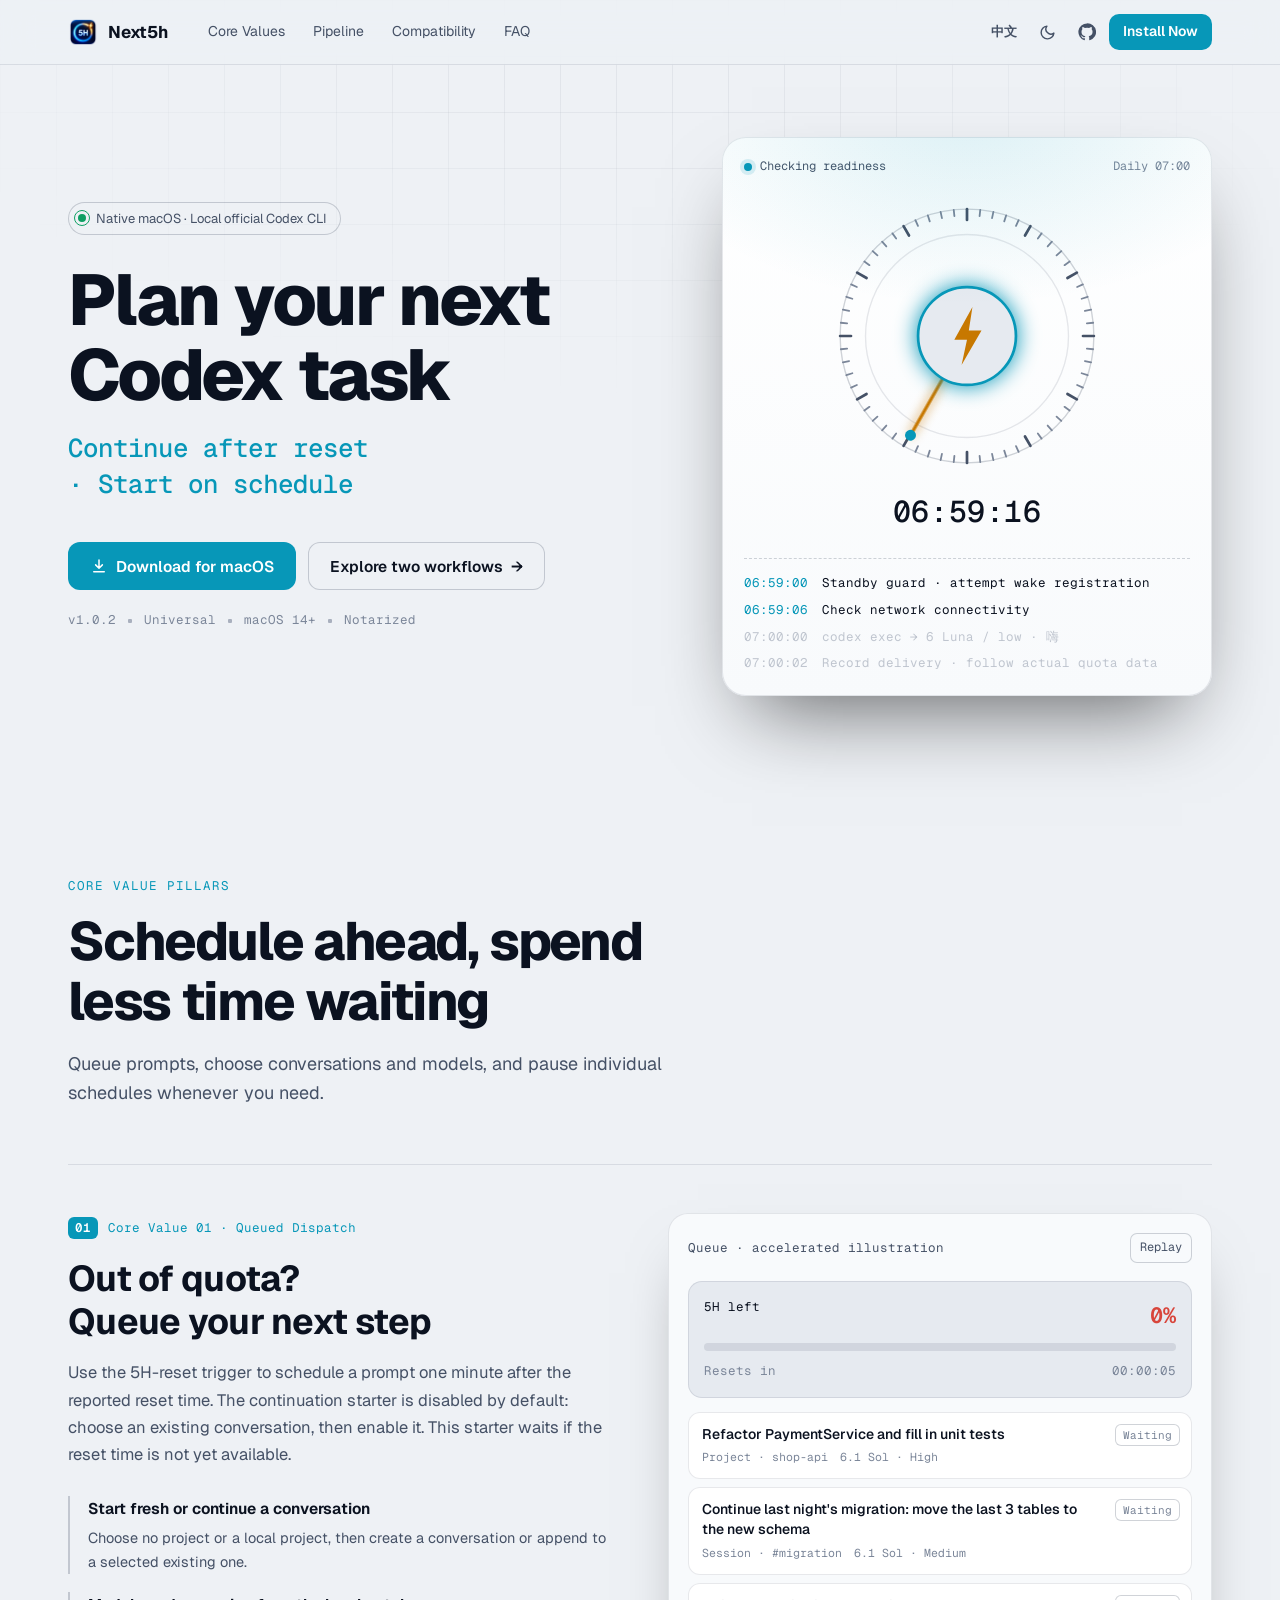
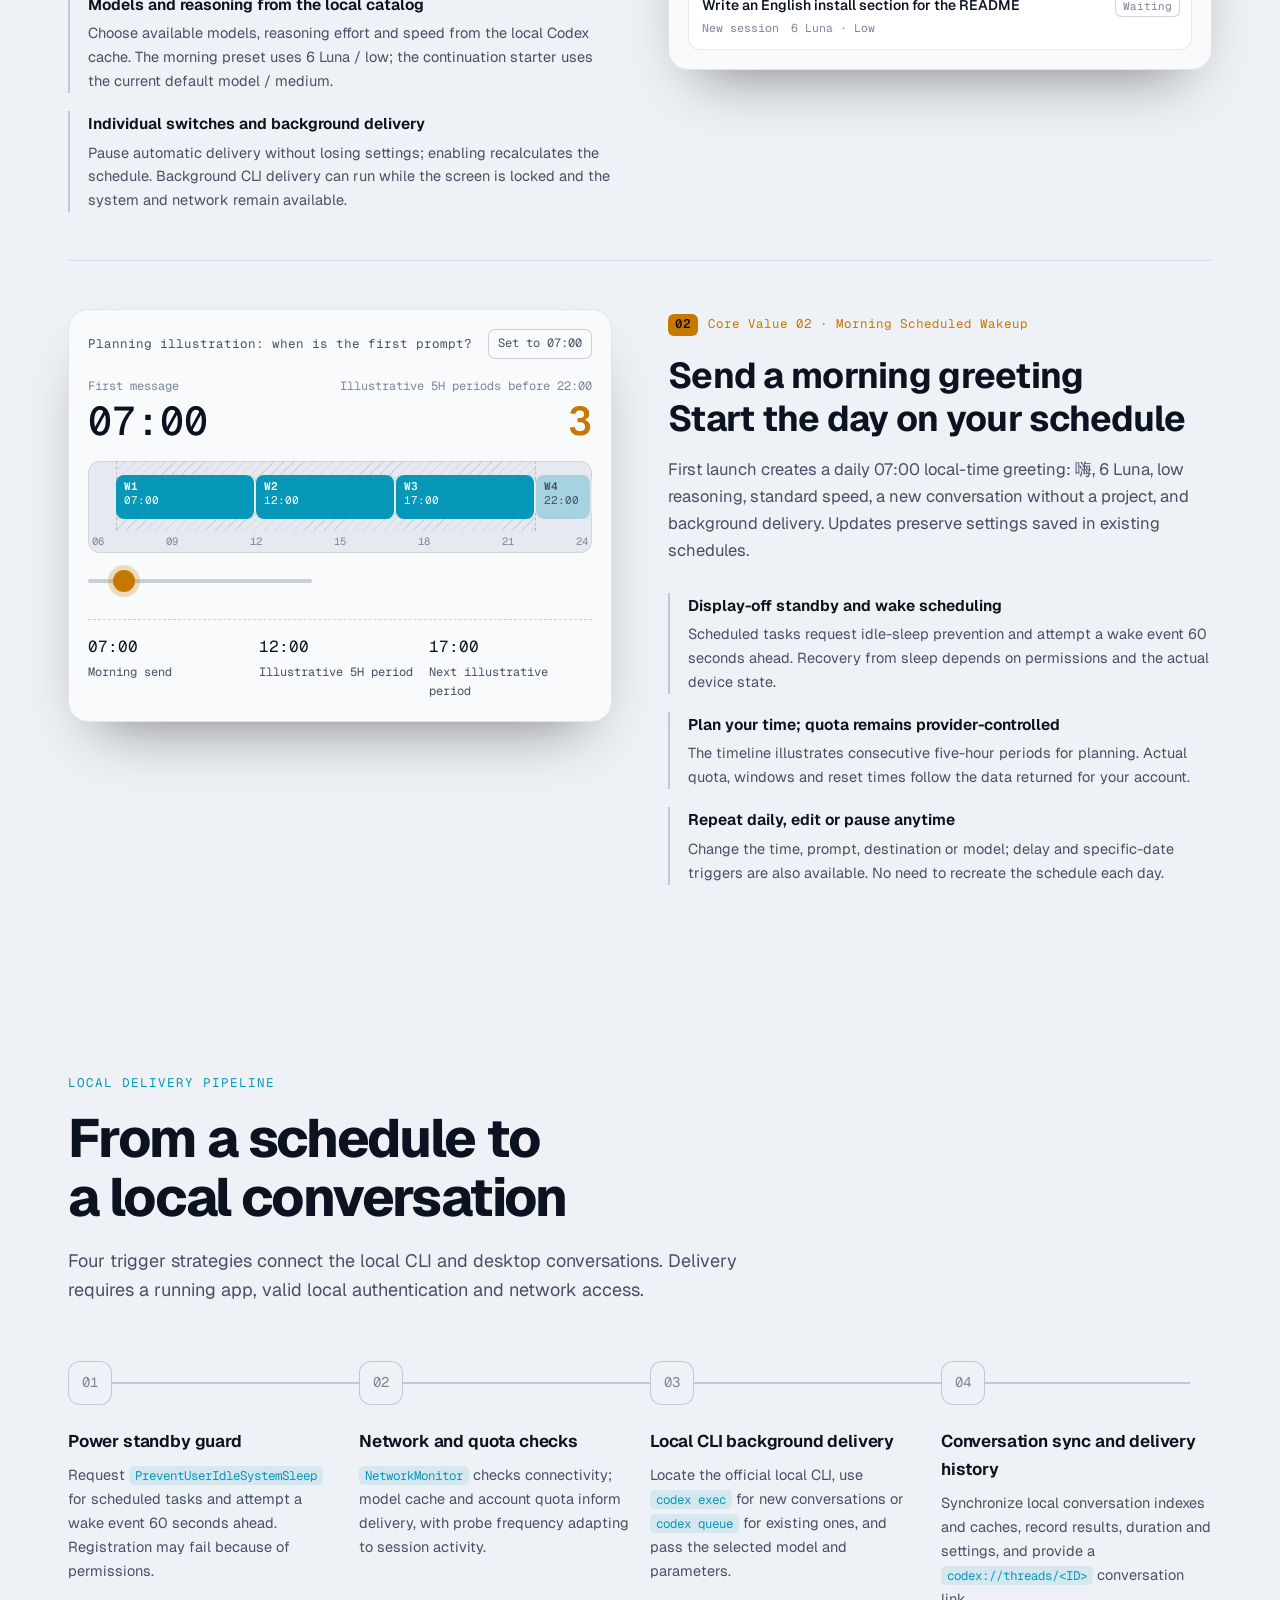
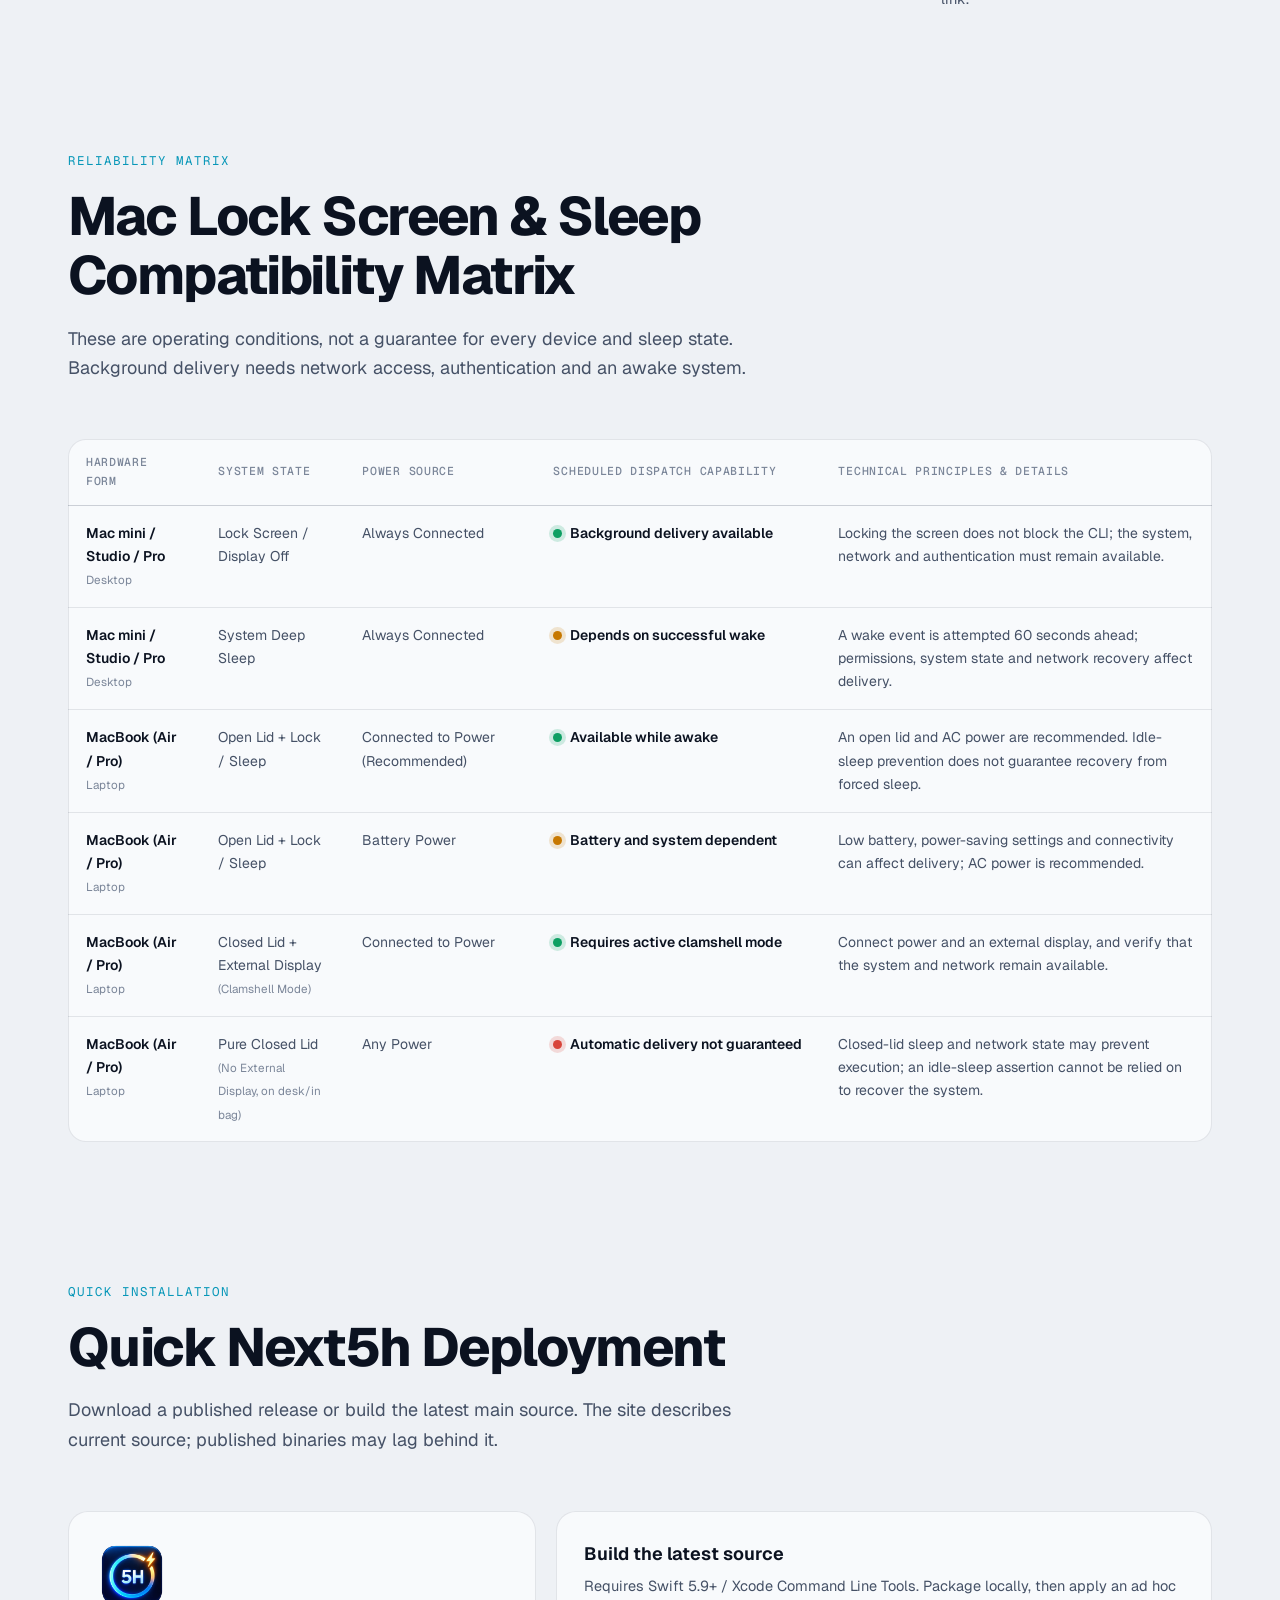
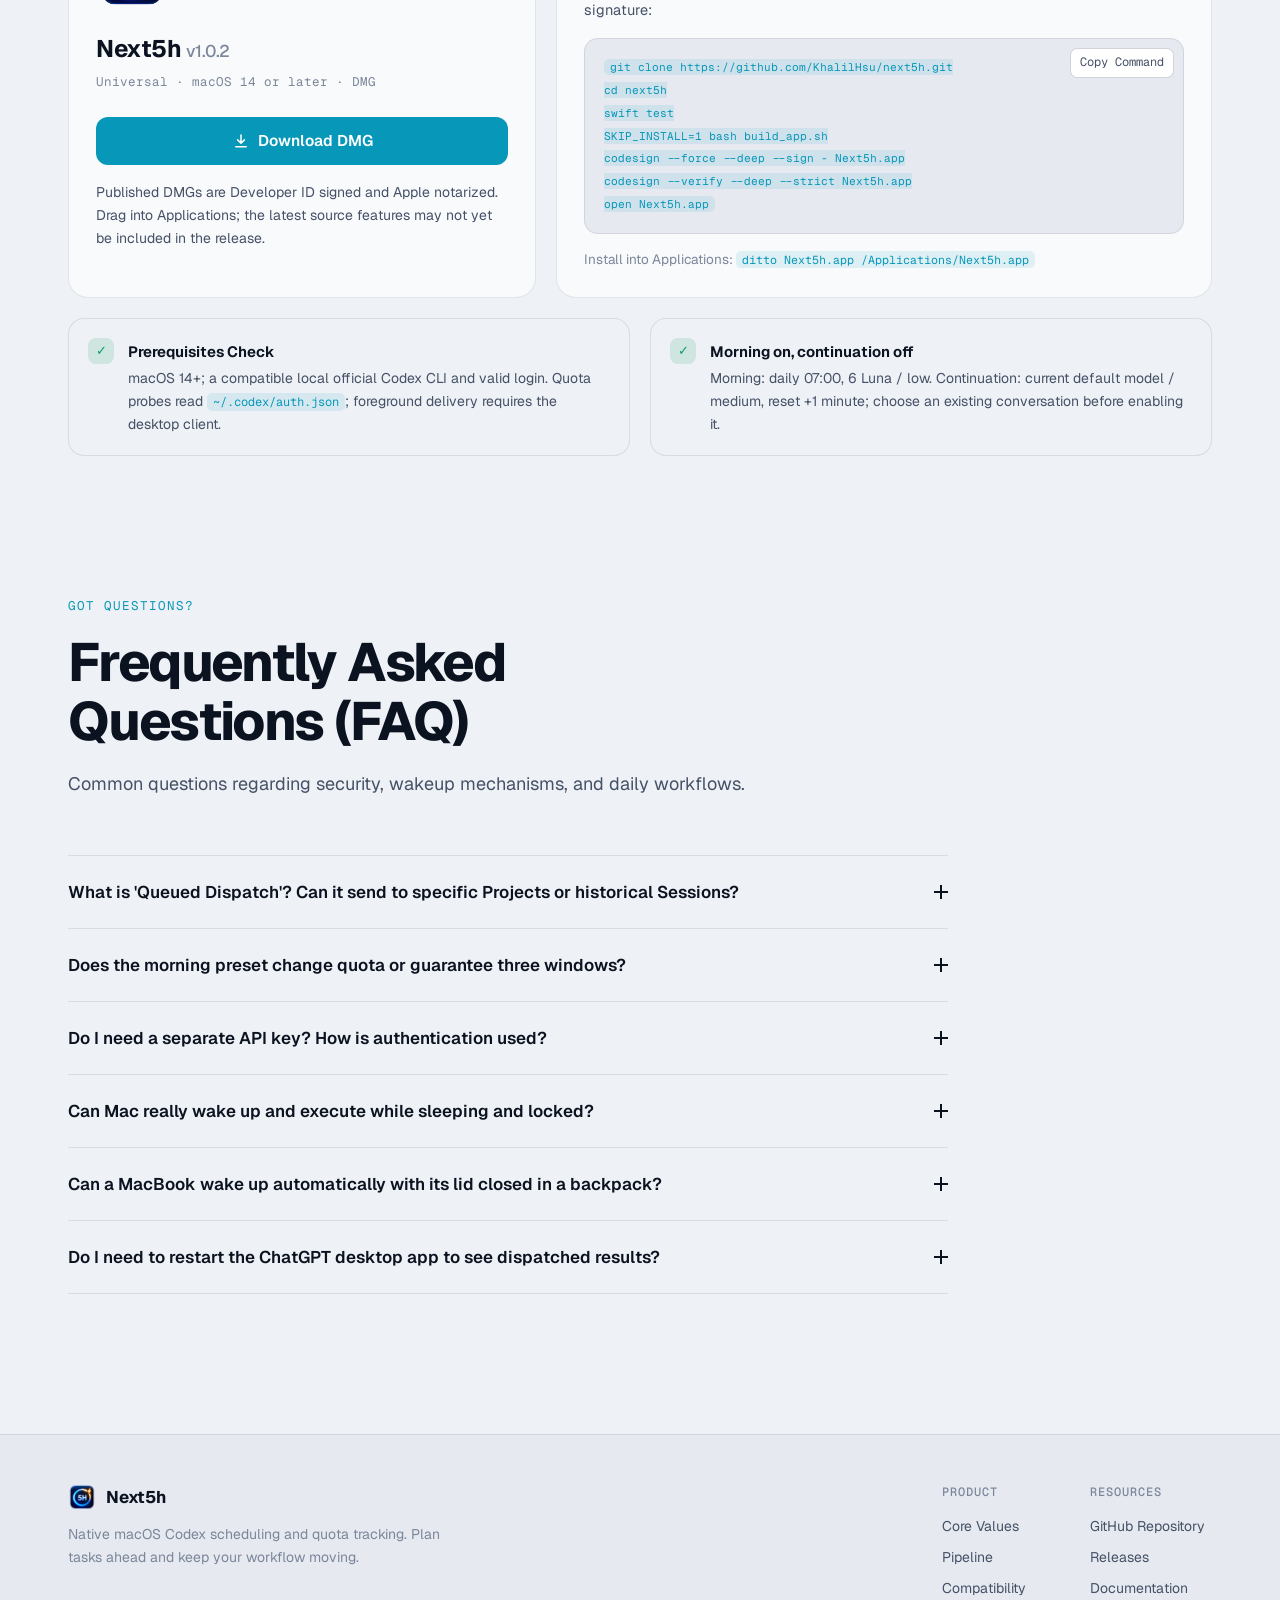
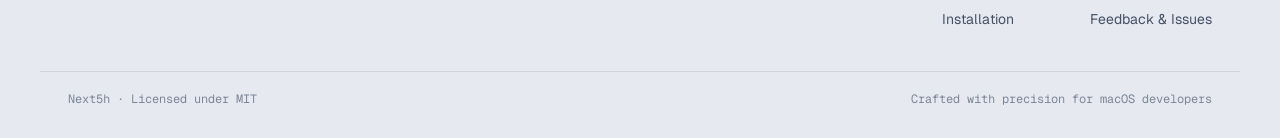
<file: index.html>
<!DOCTYPE html>
<html lang="zh-CN">
<head>
  <meta charset="UTF-8">
  <meta name="viewport" content="width=device-width, initial-scale=1.0">
  <title>Next5h - macOS 原生 Codex 消息排定与额度看板</title>
  <meta name="description" content="排定 Codex 消息、在 5H 额度恢复后继续已有会话，查看额度和派发历史。支持独立开关与晨间 6 Luna / low 预置。">
  <meta name="theme-color" content="#06080c">
  <link rel="canonical" href="https://khalilhsu.github.io/next5h/">
  <meta property="og:type" content="website">
  <meta property="og:url" content="https://khalilhsu.github.io/next5h/">
  <meta property="og:title" content="Next5h - Native Codex Scheduling & Quota Dashboard for macOS">
  <meta property="og:description" content="Schedule Codex prompts, continue existing conversations after a 5H reset, and track quota and delivery history. Includes per-schedule switches and a 6 Luna / low morning preset.">
  <meta property="og:image" content="https://khalilhsu.github.io/next5h/assets/og-icon.png?v=23">
  <meta name="twitter:card" content="summary">
  <link rel="icon" type="image/png" href="assets/app-icon.png?v=23">
  <link rel="apple-touch-icon" href="assets/app-icon.png?v=23">
  <link rel="preconnect" href="https://fonts.googleapis.com">
  <link rel="preconnect" href="https://fonts.gstatic.com" crossorigin>
  <link href="https://fonts.googleapis.com/css2?family=Geist:wght@400;500;600;700;800&family=Geist+Mono:wght@400;500;600&display=swap" rel="stylesheet">
  <link rel="stylesheet" href="css/style.css?v=23">
  <script src="js/i18n.js?v=23"></script>
  <script>
    (function () {
      var theme = null;
      try { theme = localStorage.getItem('next5h-theme'); } catch (e) {}
      if (theme === 'light' || theme === 'dark') document.documentElement.setAttribute('data-theme', theme);
      if (window.Next5h_i18n) {
        var lang = window.Next5h_i18n.getPreferredLanguage();
        document.documentElement.lang = lang === 'zh' ? 'zh-CN' : 'en';
      }
    })();
  </script>
</head>
<body>
  <div class="grain" aria-hidden="true"></div>

  <header class="nav">
    <div class="wrap nav-inner">
      <a href="#top" class="brand">
        <img src="assets/app-icon.png?v=23" alt="" width="30" height="30">
        <span>Next5h</span>
      </a>
      <nav class="nav-links">
        <a href="#core-values" data-i18n="nav.coreValues">核心价值</a>
        <a href="#pipeline" data-i18n="nav.pipeline">执行链路</a>
        <a href="#matrix" data-i18n="nav.matrix">硬件支持矩阵</a>
        <a href="#faq" data-i18n="nav.faq">常见问题</a>
      </nav>
      <div class="nav-tools">
        <button type="button" class="tool" id="lang-toggle-btn"><span class="lang-btn-text">EN</span></button>
        <button type="button" class="tool" id="theme-toggle-btn" aria-label="Toggle theme">
          <svg class="i-sun" width="17" height="17" viewBox="0 0 24 24" fill="none" stroke="currentColor" stroke-width="2" stroke-linecap="round"><circle cx="12" cy="12" r="4.5"/><path d="M12 1.5v2.5M12 20v2.5M4.6 4.6l1.8 1.8M17.6 17.6l1.8 1.8M1.5 12H4M20 12h2.5M4.6 19.4l1.8-1.8M17.6 6.4l1.8-1.8"/></svg>
          <svg class="i-moon" width="17" height="17" viewBox="0 0 24 24" fill="none" stroke="currentColor" stroke-width="2" stroke-linecap="round" stroke-linejoin="round"><path d="M21 12.8A9 9 0 1 1 11.2 3a7 7 0 0 0 9.8 9.8Z"/></svg>
        </button>
        <a class="tool" href="https://github.com/KhalilHsu/next5h" target="_blank" rel="noopener noreferrer" aria-label="GitHub">
          <svg width="18" height="18" viewBox="0 0 24 24" fill="currentColor"><path d="M12 .5a11.5 11.5 0 0 0-3.64 22.41c.58.1.79-.25.79-.56v-2c-3.2.7-3.88-1.37-3.88-1.37-.52-1.33-1.28-1.69-1.28-1.69-1.05-.72.08-.7.08-.7 1.16.08 1.77 1.19 1.77 1.19 1.03 1.77 2.7 1.26 3.36.96.1-.75.4-1.26.73-1.55-2.55-.29-5.24-1.28-5.24-5.68 0-1.26.45-2.28 1.19-3.08-.12-.29-.52-1.46.11-3.05 0 0 .97-.31 3.17 1.18a11 11 0 0 1 5.77 0c2.2-1.49 3.17-1.18 3.17-1.18.63 1.59.23 2.76.11 3.05.74.8 1.19 1.82 1.19 3.08 0 4.41-2.69 5.38-5.26 5.67.41.36.78 1.06.78 2.14v3.17c0 .31.21.67.8.56A11.5 11.5 0 0 0 12 .5Z"/></svg>
        </a>
        <a class="btn btn-cyan btn-sm" href="#install" data-i18n="nav.installBtn">立即安装</a>
      </div>
    </div>
  </header>

  <main id="top">
    <!-- Hero -->
    <section class="hero wrap">
      <div class="hero-copy">
        <p class="pill"><span class="pulse" aria-hidden="true"></span><span data-i18n="hero.pill" data-strip>macOS 原生 · 本地官方 Codex CLI</span></p>
        <h1 class="hero-title" data-i18n-html="hero.title">把下一步任务提前安排好<br><span class="hero-title-highlight">额度恢复后继续 · 每天按时开始</span></h1>
        <div class="hero-ctas">
          <a class="btn btn-cyan" href="https://github.com/KhalilHsu/next5h/releases/download/v1.0.2/Next5h-1.0.2.dmg" data-release-link>
            <svg width="18" height="18" viewBox="0 0 24 24" fill="none" stroke="currentColor" stroke-width="2" stroke-linecap="round" stroke-linejoin="round"><path d="M12 4v11m0 0-4.5-4.5M12 15l4.5-4.5M5 19.5h14"/></svg>
            <span data-i18n="x.download">下载 macOS 版</span>
          </a>
          <a class="btn btn-ghost" href="#core-values"><span data-i18n="hero.ctaValues" data-strip>了解两种使用方式</span><span aria-hidden="true">→</span></a>
        </div>
        <p class="meta mono"><span data-release-version>v1.0.2</span><i></i><span>Universal</span><i></i><span>macOS 14+</span><i></i><span data-i18n="x.notarized">Apple 公证</span></p>
      </div>

      <!-- Wake sequence instrument -->
      <div class="instrument" id="instrument" aria-label="Wake and dispatch sequence">
        <div class="ins-top mono">
          <span class="ins-state" id="ins-state"><i></i><span id="ins-state-text">待命中</span></span>
          <span class="ins-day" data-i18n="x.daily">每日 07:00</span>
        </div>
        <div class="dial">
          <svg viewBox="0 0 320 320" aria-hidden="true">
            <defs>
              <linearGradient id="sweep" x1="0" y1="0" x2="1" y2="1">
                <stop offset="0" stop-color="var(--cyan)" stop-opacity="0.9"/>
                <stop offset="1" stop-color="var(--cyan)" stop-opacity="0.2"/>
              </linearGradient>
            </defs>
            <circle class="dial-ring" cx="160" cy="160" r="140"/>
            <circle class="dial-ring faint" cx="160" cy="160" r="112"/>
            <g id="ticks"></g>
            <circle id="window-arc" class="window-arc" cx="160" cy="160" r="126" pathLength="100" stroke-dasharray="0 100" transform="rotate(-90 160 160)"/>
            <line id="hand" class="hand" x1="160" y1="160" x2="160" y2="34"/>
            <circle class="hand-tip" id="hand-tip" cx="160" cy="34" r="6"/>
            <circle class="core" cx="160" cy="160" r="54"/>
            <path class="bolt" d="M166 128 L146 164 H160 L154 192 L176 154 H162 Z"/>
          </svg>
          <div class="clock mono" id="clock">06:58:40</div>
        </div>
        <ol class="seq mono" id="seq">
          <li data-at="06:59:00"><span class="t">06:59:00</span><span data-i18n="x.seq1">待命守护 · 尝试注册唤醒</span></li>
          <li data-at="06:59:06"><span class="t">06:59:06</span><span data-i18n="x.seq2">检查网络连接</span></li>
          <li data-at="07:00:00"><span class="t">07:00:00</span><span data-i18n="x.seq3">codex exec → 6 Luna / low ·「嗨」</span></li>
          <li data-at="07:00:02"><span class="t">07:00:02</span><span data-i18n="x.seq4">记录派发结果 · 以实际额度为准</span></li>
        </ol>
      </div>
    </section>

    <!-- Core values -->
    <section class="section wrap" id="core-values">
      <header class="sec-head">
        <p class="tag mono" data-i18n="core.tag">Core Value Pillars</p>
        <h2 class="h2" data-i18n="core.title">提前排定任务，减少等待</h2>
        <p class="sec-desc" data-i18n="core.desc">预定消息、选择会话与模型，并随时关闭某一项自动派发。</p>
      </header>

      <!-- Pillar 1 -->
      <article class="pillar">
        <div class="pillar-copy">
          <p class="badge badge-cyan mono"><span>01</span><span data-i18n="pillar1.badge" data-strip>⚡️ 核心价值 01 · 预定发送</span></p>
          <h3 class="pillar-title" data-i18n-html="pillar1.title">当前额度已耗尽？<br>排定恢复后的下一步</h3>
          <p class="pillar-sum" data-i18n="pillar1.summary">选择「5H 解封后」即可按官方重置时间加 1 分钟缓冲排定消息。内置「继续任务」预置默认关闭：先选中要继续的已有会话，再开启。尚未获取重置时间时，该预置会等待额度数据。</p>
          <ul class="items">
            <li><strong data-i18n="pillar1.item1.title">新建会话或继续已有上下文</strong><p data-i18n="pillar1.item1.desc">支持无项目和本地项目；可新建会话，也可把消息追加到指定的已有会话。</p></li>
            <li><strong data-i18n="pillar1.item2.title">模型与推理参数跟随本地目录</strong><p data-i18n="pillar1.item2.desc">从本地 Codex 模型缓存读取可用模型及推理强度、速度选项。晨间预置使用 6 Luna / low；续任务预置使用当前默认模型 / medium。</p></li>
            <li><strong data-i18n="pillar1.item3.title">独立开关与后台派发</strong><p data-i18n="pillar1.item3.desc">关闭开关保留内容和参数，重新开启会重算执行时间。后台 CLI 可在锁屏、系统仍运行且网络可用时发送。</p></li>
          </ul>
        </div>

        <div class="widget queue" id="queue">
          <div class="w-head">
            <span class="mono" data-i18n="x.qTitle">待发队列 · 压缩时间演示</span>
            <button type="button" class="replay mono" id="queue-replay" data-i18n="x.replay">重播</button>
          </div>
          <div class="quota">
            <div class="quota-row mono">
              <span data-i18n="x.qRemain">5H 剩余</span>
              <span class="quota-num" id="quota-num">0%</span>
            </div>
            <div class="quota-bar"><span id="quota-bar"></span></div>
            <div class="quota-row mono dim">
              <span data-i18n="x.qReset">解封倒计时</span>
              <span id="quota-count">00:00:06</span>
            </div>
          </div>
          <ul class="q-list" id="q-list">
            <li>
              <p class="q-prompt" data-i18n="x.q1">重构 PaymentService，并补齐单元测试</p>
              <p class="q-meta mono"><span>Project · shop-api</span><span>6.1 Sol · High</span></p>
              <span class="q-state mono" data-i18n="x.qWaiting">等待解封</span>
            </li>
            <li>
              <p class="q-prompt" data-i18n="x.q2">继续昨晚的迁移：把剩余 3 个表切到新 schema</p>
              <p class="q-meta mono"><span>Session · #migration</span><span>6.1 Sol · Medium</span></p>
              <span class="q-state mono" data-i18n="x.qWaiting">等待解封</span>
            </li>
            <li>
              <p class="q-prompt" data-i18n="x.q3">为 README 写一段英文安装说明</p>
              <p class="q-meta mono"><span data-i18n="x.qNew">新建会话</span><span>6 Luna · Low</span></p>
              <span class="q-state mono" data-i18n="x.qWaiting">等待解封</span>
            </li>
          </ul>
        </div>
      </article>

      <!-- Pillar 2 -->
      <article class="pillar pillar-flip">
        <div class="pillar-copy">
          <p class="badge badge-amber mono"><span>02</span><span data-i18n="pillar2.badge" data-strip>⏰ 核心价值 02 · 清晨定时激活</span></p>
          <h3 class="pillar-title" data-i18n-html="pillar2.title">清晨先发一条问候<br>按你的节奏开始一天</h3>
          <p class="pillar-sum" data-i18n="pillar2.summary">首次启动预置每日本地时间 07:00 的「嗨」，使用 6 Luna、低推理强度、标准速度，无项目新建会话并在后台发送。已有任务升级后保留保存的配置。</p>
          <ul class="items">
            <li><strong data-i18n="pillar2.item1.title">息屏待命与唤醒尝试</strong><p data-i18n-html="pillar2.item1.desc">有已排定任务时申请防空闲休眠，并尝试提前 60 秒注册唤醒事件。深度休眠唤醒取决于系统权限和实际设备状态。</p></li>
            <li><strong data-i18n="pillar2.item2.title">按时间安排，不改变官方额度</strong><p data-i18n="pillar2.item2.desc">右侧时间轴演示连续 5 小时的时间分段，仅作排程示意。实际额度、窗口和重置时间以账号返回的数据为准。</p></li>
            <li><strong data-i18n="pillar2.item3.title">每天循环，随时修改或关闭</strong><p data-i18n="pillar2.item3.desc">支持改时间、内容、目标和模型；也可选择延时或指定日期时间。无需每天重复创建。</p></li>
          </ul>
        </div>

        <div class="widget day" id="day">
          <div class="w-head">
            <span class="mono" data-i18n="x.dTitle">排程示意：第一条消息何时发送？</span>
            <button type="button" class="replay mono" id="day-reset" data-i18n="x.dReset">设为 07:00</button>
          </div>
          <div class="day-read">
            <div>
              <span class="mono dim" data-i18n="x.dFirst">首条消息</span>
              <output class="day-time mono" id="day-time">07:00</output>
            </div>
            <div class="day-count">
              <span class="mono dim" data-i18n="x.dCount">22:00 前的完整 5H 分段（示意）</span>
              <output class="day-num mono" id="day-num">3</output>
            </div>
          </div>
          <div class="ruler" id="ruler">
            <div class="work-band" aria-hidden="true"></div>
            <div class="windows" id="windows"></div>
            <div class="ruler-ticks mono" aria-hidden="true">
              <span style="--h: 6">06</span><span style="--h: 9">09</span><span style="--h: 12">12</span><span style="--h: 15">15</span><span style="--h: 18">18</span><span style="--h: 21">21</span><span style="--h: 24">24</span>
            </div>
          </div>
          <input type="range" class="day-slider" id="day-slider" min="6" max="14" step="0.5" value="7" aria-labelledby="day-time">
          <ol class="slots mono">
            <li><span data-i18n="pillar2.slot1.time">07:00</span><span data-i18n="pillar2.slot1.label" data-strip>晨间发送</span></li>
            <li><span data-i18n="pillar2.slot2.time">12:00</span><span data-i18n="pillar2.slot2.label" data-strip>5H 时间分段示意</span></li>
            <li><span data-i18n="pillar2.slot3.time">17:00</span><span data-i18n="pillar2.slot3.label" data-strip>下一分段示意</span></li>
          </ol>
        </div>
      </article>
    </section>

    <!-- Pipeline -->
    <section class="section wrap" id="pipeline">
      <header class="sec-head">
        <p class="tag mono" data-i18n="pipe.tag">Local Delivery Pipeline</p>
        <h2 class="h2" data-i18n="pipe.title">从排程到本地会话</h2>
        <p class="sec-desc" data-i18n="pipe.desc">四种触发策略连接本地 CLI 与桌面会话；执行仍需要应用运行、认证有效和网络可用。</p>
      </header>
      <ol class="circuit" id="circuit">
        <li class="node"><span class="node-no mono">01</span><h3 data-i18n="pipe.s1.title">电源待命守护</h3><p data-i18n-html="pipe.s1.desc">为已排定任务申请 <code class="tech-tag">PreventUserIdleSystemSleep</code>；尝试提前 60 秒唤醒，注册可能因权限失败。</p></li>
        <li class="node"><span class="node-no mono">02</span><h3 data-i18n="pipe.s2.title">网络与额度检查</h3><p data-i18n-html="pipe.s2.desc"><code class="tech-tag">NetworkMonitor</code> 检查网络；读取模型缓存和账号额度，根据会话活跃状态调整探测频率。</p></li>
        <li class="node"><span class="node-no mono">03</span><h3 data-i18n="pipe.s3.title">本地 CLI 后台派发</h3><p data-i18n-html="pipe.s3.desc">查找官方本地 CLI，新会话使用 <code class="tech-tag">codex exec</code>，已有会话使用 <code class="tech-tag">codex queue</code>，传入所选模型与参数。</p></li>
        <li class="node"><span class="node-no mono">04</span><h3 data-i18n="pipe.s4.title">会话同步与派发记录</h3><p data-i18n-html="pipe.s4.desc">同步本地会话索引与缓存，记录结果、耗时和参数，并提供 <code class="tech-tag">codex://threads/&lt;ID&gt;</code> 会话入口。</p></li>
      </ol>
    </section>

    <!-- Matrix -->
    <section class="section wrap" id="matrix">
      <header class="sec-head">
        <p class="tag mono" data-i18n="matrix.tag">Reliability Matrix</p>
        <h2 class="h2" data-i18n="matrix.title" data-strip>🖥️ Mac 锁屏与休眠状态支持矩阵</h2>
        <p class="sec-desc" data-i18n="matrix.desc">以下说明派发所需条件；并非所有机型与休眠状态都已验证。后台模式需要网络、认证与运行中的系统。</p>
      </header>
      <div class="matrix">
        <table>
          <thead>
            <tr>
              <th data-i18n="matrix.th.form">硬件形态</th>
              <th data-i18n="matrix.th.state">当前电脑状态</th>
              <th data-i18n="matrix.th.power">供电状态</th>
              <th data-i18n="matrix.th.ability">预定时间自动发送能力</th>
              <th data-i18n="matrix.th.notes">技术原理与说明</th>
            </tr>
          </thead>
          <tbody>
            <tr><td data-i18n-html="matrix.r1.form"><strong>Mac mini / Studio / Pro</strong><br><small style="color: var(--text-muted);">桌面台式机</small></td><td data-i18n="matrix.r1.state">锁屏 / 显示器关闭</td><td data-i18n="matrix.r1.power">始终连接电源</td><td><span class="st st-green" data-i18n="matrix.r1.status" data-strip>可后台发送</span></td><td data-i18n="matrix.r1.note">锁屏不阻止 CLI 运行；系统需保持运行，网络和认证有效。</td></tr>
            <tr><td data-i18n-html="matrix.r2.form"><strong>Mac mini / Studio / Pro</strong><br><small style="color: var(--text-muted);">桌面台式机</small></td><td data-i18n="matrix.r2.state">系统深度休眠 (Sleep)</td><td data-i18n="matrix.r2.power">始终连接电源</td><td><span class="st st-amber" data-i18n="matrix.r2.status" data-strip>取决于唤醒是否成功</span></td><td data-i18n="matrix.r2.note">提前 60 秒尝试注册唤醒；权限、系统状态和网络恢复会影响执行。</td></tr>
            <tr><td data-i18n-html="matrix.r3.form"><strong>MacBook (Air / Pro)</strong><br><small style="color: var(--text-muted);">笔记本形态</small></td><td data-i18n="matrix.r3.state">开盖 + 锁屏 / 休眠</td><td data-i18n="matrix.r3.power">连接电源 (推荐)</td><td><span class="st st-green" data-i18n="matrix.r3.status" data-strip>保持运行时可发送</span></td><td data-i18n="matrix.r3.note">建议开盖插电。防空闲休眠不等于保证从强制休眠恢复。</td></tr>
            <tr><td data-i18n-html="matrix.r4.form"><strong>MacBook (Air / Pro)</strong><br><small style="color: var(--text-muted);">笔记本形态</small></td><td data-i18n="matrix.r4.state">开盖 + 锁屏 / 休眠</td><td data-i18n="matrix.r4.power">纯电池供电</td><td><span class="st st-amber" data-i18n="matrix.r4.status" data-strip>受电量与系统状态影响</span></td><td data-i18n="matrix.r4.note">低电量、省电设置和网络恢复可能影响派发，建议插电。</td></tr>
            <tr><td data-i18n-html="matrix.r5.form"><strong>MacBook (Air / Pro)</strong><br><small style="color: var(--text-muted);">笔记本形态</small></td><td data-i18n-html="matrix.r5.state">合盖 + 接外接显示器<br><small style="color: var(--text-muted);">(Clamshell 合盖模式)</small></td><td data-i18n="matrix.r5.power">连接电源</td><td><span class="st st-green" data-i18n="matrix.r5.status" data-strip>需合盖桌面模式正常运行</span></td><td data-i18n="matrix.r5.note">连接电源与外接显示器，并确认系统保持运行和网络可用。</td></tr>
            <tr><td data-i18n-html="matrix.r6.form"><strong>MacBook (Air / Pro)</strong><br><small style="color: var(--text-muted);">笔记本形态</small></td><td data-i18n-html="matrix.r6.state">纯合盖 (Lid Closed)<br><small style="color: var(--text-muted);">(无外接显示器，放桌上/包里)</small></td><td data-i18n="matrix.r6.power">任意供电</td><td><span class="st st-red" data-i18n="matrix.r6.status" data-strip>不保证自动执行</span></td><td data-i18n-html="matrix.r6.note">合盖后的系统休眠与网络状态可能阻止执行，不能依赖防空闲休眠断言恢复。</td></tr>
          </tbody>
        </table>
      </div>
    </section>

    <!-- Install -->
    <section class="section wrap" id="install">
      <header class="sec-head">
        <p class="tag mono" data-i18n="install.tag">Quick Installation</p>
        <h2 class="h2" data-i18n="install.title">快速安装部署 Next5h</h2>
        <p class="sec-desc" data-i18n="install.desc">下载已发布安装包，或从 main 构建最新源码。官网按最新源码介绍，发布包可能滞后。</p>
      </header>
      <div class="install">
        <div class="dl">
          <img src="assets/app-icon.png?v=23" alt="" width="72" height="72">
          <p class="dl-name">Next5h <span data-release-version>v1.0.2</span></p>
          <p class="dl-meta mono"><span data-i18n="x.dlMeta">Universal · macOS 14 及以上</span> · <span data-release-size>DMG</span></p>
          <a class="btn btn-cyan" href="https://github.com/KhalilHsu/next5h/releases/download/v1.0.2/Next5h-1.0.2.dmg" data-release-link>
            <svg width="18" height="18" viewBox="0 0 24 24" fill="none" stroke="currentColor" stroke-width="2" stroke-linecap="round" stroke-linejoin="round"><path d="M12 4v11m0 0-4.5-4.5M12 15l4.5-4.5M5 19.5h14"/></svg>
            <span data-i18n="x.dlBtn">下载 DMG</span>
          </a>
          <p class="dl-note" data-i18n="x.dlNote">已发布 DMG 使用 Developer ID 签名与 Apple 公证。拖入「应用程序」即可；最新版源码功能可能尚未包含在发布包中。</p>
        </div>
        <div class="src">
          <p class="src-title" data-i18n="install.tabSource" data-strip>从最新源码构建</p>
          <p class="src-desc" data-i18n-html="install.sourceDesc">需要 Swift 5.9+ / Xcode Command Line Tools；本地打包后使用临时签名：</p>
          <div class="code">
            <button type="button" class="copy mono" data-copy-target="code-source"><span data-i18n="hero.copyBtn">一键复制</span></button>
<pre><code id="code-source">git clone https://github.com/KhalilHsu/next5h.git
cd next5h
swift test
SKIP_INSTALL=1 bash build_app.sh
codesign --force --deep --sign - Next5h.app
codesign --verify --deep --strict Next5h.app
open Next5h.app</code></pre>
          </div>
          <p class="src-hint" data-i18n-html="install.sourceHint" data-strip>安装到应用程序目录：<code>ditto Next5h.app /Applications/Next5h.app</code></p>
        </div>
      </div>
      <div class="checks">
        <div class="check"><span class="check-i mono">✓</span><div><strong data-i18n="install.check1.title">前置环境核验</strong><p data-i18n-html="install.check1.desc">macOS 14+；兼容的本地官方 Codex CLI 与有效登录。额度探针读取 <code>~/.codex/auth.json</code>；前台发送需要桌面客户端。</p></div></div>
        <div class="check"><span class="check-i mono">✓</span><div><strong data-i18n="install.check2.title">晨间问候开启，续任务预置关闭</strong><p data-i18n="install.check2.desc">晨间：每日 07:00、6 Luna / low。续任务：当前默认模型 / medium、重置后 +1 分钟；先选择已有会话，再开启开关。</p></div></div>
      </div>
    </section>

    <!-- FAQ -->
    <section class="section wrap" id="faq">
      <header class="sec-head">
        <p class="tag mono" data-i18n="faq.tag">Got Questions?</p>
        <h2 class="h2" data-i18n="faq.title">常见问题解答 (FAQ)</h2>
        <p class="sec-desc" data-i18n="faq.desc">关于安全性、唤醒机制与日常使用的常见疑问。</p>
      </header>
      <div class="faq">
        <details><summary><span data-i18n="faq.q1">什么是“预定发送”？它可以发送到指定的 Project 或历史 Session 吗？</span><i aria-hidden="true"></i></summary><div class="faq-a" data-i18n-html="faq.a1">支持无项目或本地项目的新会话，以及追加到已有会话。选择「5H 解封后」按重置时间 +1 分钟排定；续任务预置默认关闭，需选目标会话后开启。历史记录可复制、再次发送、以此为模板新建或删除单条记录。</div></details>
        <details><summary><span data-i18n="faq.q2">晨间预置会改变额度或保证每天三个窗口吗？</span><i aria-hidden="true"></i></summary><div class="faq-a" data-i18n-html="faq.a2">不会。它只是每天本地时间 07:00 发送「嗨」，默认使用 6 Luna / low。实际额度与重置时间由官方决定；页面时间轴是排程示意，不是账号额度承诺。已有任务升级后不会被默认模型覆盖。</div></details>
        <details><summary><span data-i18n="faq.q3">需要额外配置 API Key 吗？认证数据如何使用？</span><i aria-hidden="true"></i></summary><div class="faq-a" data-i18n-html="faq.a3">使用本地 Codex 登录，无需为这条派发链路另填 API Key。额度探针会读取 <code>~/.codex/auth.json</code> 并请求官方后端；任务也会通过官方 CLI 发往服务端。请勿分享认证文件。</div></details>
        <details><summary><span data-i18n="faq.q4">电脑在休眠锁屏状态下，真的能自己唤醒并执行吗？</span><i aria-hidden="true"></i></summary><div class="faq-a" data-i18n-html="faq.a4">锁屏、息屏且系统仍运行时，后台 CLI 可执行。有已排定任务时申请防空闲休眠，同时尝试提前 60 秒注册唤醒。深度休眠恢复取决于注册权限、设备状态和网络；不能保证强制休眠后执行。前台模式需要解锁。</div></details>
        <details><summary><span data-i18n="faq.q5">MacBook 笔记本合盖放进背包里能自动唤醒吗？</span><i aria-hidden="true"></i></summary><div class="faq-a" data-i18n-html="faq.a5">不能依赖纯合盖状态执行。合盖桌面模式需要外接显示器和电源，并确认系统仍在运行；没有外接显示器的合盖状态可能阻止应用与网络工作。</div></details>
        <details><summary><span data-i18n="faq.q6">任务执行完毕后，ChatGPT 桌面客户端需要手动重启才能看到吗？</span><i aria-hidden="true"></i></summary><div class="faq-a" data-i18n-html="faq.a6">后台派发会同步本地会话索引与 SQLite 缓存，并提供 <code>codex://threads/&lt;ID&gt;</code> 链接。能否即时呈现仍取决于安装的桌面客户端是否支持该协议及本地数据格式。</div></details>
      </div>
    </section>
  </main>

  <footer class="footer">
    <div class="wrap footer-top">
      <div class="footer-brand">
        <div class="brand"><img src="assets/app-icon.png?v=23" alt="" width="28" height="28"><span>Next5h</span></div>
        <p data-i18n="footer.desc">macOS 原生 Codex 消息排定与额度看板。提前安排任务，保留你的工作节奏。</p>
      </div>
      <div class="footer-cols">
        <div>
          <h4 data-i18n="footer.product">产品</h4>
          <a href="#core-values" data-i18n="nav.coreValues">核心价值</a>
          <a href="#pipeline" data-i18n="nav.pipeline">执行链路</a>
          <a href="#matrix" data-i18n="nav.matrix">硬件支持矩阵</a>
          <a href="#install" data-i18n="nav.install">安装指南</a>
        </div>
        <div>
          <h4 data-i18n="footer.resources">资源</h4>
          <a href="https://github.com/KhalilHsu/next5h" target="_blank" rel="noopener noreferrer" data-i18n="footer.repo">GitHub 仓库</a>
          <a href="https://github.com/KhalilHsu/next5h/releases" target="_blank" rel="noopener noreferrer">Releases</a>
          <a href="https://github.com/KhalilHsu/next5h/blob/main/README.md" target="_blank" rel="noopener noreferrer" data-i18n="footer.docs">开发文档</a>
          <a href="https://github.com/KhalilHsu/next5h/issues" target="_blank" rel="noopener noreferrer" data-i18n="footer.feedback">反馈与建议</a>
        </div>
      </div>
    </div>
    <div class="wrap footer-bottom mono">
      <span data-i18n="footer.license">Next5h · 遵循 MIT 开源协议</span>
      <span data-i18n="footer.craft">Crafted with precision for macOS developers</span>
    </div>
  </footer>

  <script src="js/main.js?v=23"></script>
</body>
</html>
</file>
<file: css/style.css>
/* Next5h — night-shift instrument panel.
   Palette from the app icon: graphite night, signal cyan, bolt amber. */

:root {
  --bg: #06080c;
  --bg-2: #0a0e14;
  --panel: #0d121a;
  --panel-2: #121925;
  --line: rgba(150, 180, 220, 0.12);
  --line-2: rgba(150, 180, 220, 0.22);
  --ink: #e9eef6;
  --ink-2: #a3aec0;
  --ink-3: #647085;
  --cyan: #2fd4f5;
  --cyan-ink: #04141a;
  --amber: #ffb224;
  --green: #3ddc97;
  --red: #ff6b61;
  --glow: rgba(47, 212, 245, 0.18);
  --font: "Geist", -apple-system, BlinkMacSystemFont, "PingFang SC", "Helvetica Neue", sans-serif;
  --mono: "Geist Mono", ui-monospace, "SF Mono", Menlo, monospace;
  color-scheme: dark;
}

:root[data-theme="light"] {
  --bg: #eef1f5;
  --bg-2: #e6eaf0;
  --panel: #f8fafc;
  --panel-2: #ffffff;
  --line: rgba(20, 35, 60, 0.1);
  --line-2: rgba(20, 35, 60, 0.2);
  --ink: #0b1220;
  --ink-2: #455166;
  --ink-3: #7b8699;
  --cyan: #0797b8;
  --cyan-ink: #ffffff;
  --amber: #c77800;
  --green: #0e9f63;
  --red: #d8453b;
  --glow: rgba(7, 151, 184, 0.14);
  color-scheme: light;
}

@media (prefers-color-scheme: light) {
  :root:not([data-theme="dark"]) {
    --bg: #eef1f5;
    --bg-2: #e6eaf0;
    --panel: #f8fafc;
    --panel-2: #ffffff;
    --line: rgba(20, 35, 60, 0.1);
    --line-2: rgba(20, 35, 60, 0.2);
    --ink: #0b1220;
    --ink-2: #455166;
    --ink-3: #7b8699;
    --cyan: #0797b8;
    --cyan-ink: #ffffff;
    --amber: #c77800;
    --green: #0e9f63;
    --red: #d8453b;
    --glow: rgba(7, 151, 184, 0.14);
    color-scheme: light;
  }
}

*, *::before, *::after { box-sizing: border-box; }
html { scroll-behavior: smooth; scroll-padding-top: 84px; -webkit-text-size-adjust: 100%; }
body {
  margin: 0;
  background: var(--bg);
  color: var(--ink);
  font-family: var(--font);
  font-size: 16.5px;
  line-height: 1.65;
  -webkit-font-smoothing: antialiased;
  overflow-x: hidden;
}
img, svg { display: block; }
a { color: inherit; text-decoration: none; }
button { font: inherit; color: inherit; background: none; border: 0; padding: 0; cursor: pointer; }
h1, h2, h3, h4, p { margin: 0; }
code {
  font-family: var(--mono);
  font-size: 0.86em;
  padding: 1px 6px;
  border-radius: 5px;
  color: var(--cyan);
  background: color-mix(in srgb, var(--cyan) 10%, transparent);
}
[hidden] { display: none !important; }
:focus-visible { outline: 2px solid var(--cyan); outline-offset: 3px; border-radius: 6px; }
.mono { font-family: var(--mono); }
.dim { color: var(--ink-3); }

.wrap { width: 100%; max-width: 1200px; margin: 0 auto; padding-inline: 28px; }

/* Faint grid, like graph paper on an instrument face. */
.grain {
  position: fixed;
  inset: 0;
  z-index: -1;
  pointer-events: none;
  background-image:
    linear-gradient(var(--line) 1px, transparent 1px),
    linear-gradient(90deg, var(--line) 1px, transparent 1px);
  background-size: 56px 56px;
  mask-image: radial-gradient(ellipse 80% 60% at 50% 0%, #000 20%, transparent 75%);
  -webkit-mask-image: radial-gradient(ellipse 80% 60% at 50% 0%, #000 20%, transparent 75%);
  opacity: 0.55;
}

/* ---------- Buttons ---------- */
.btn {
  display: inline-flex;
  align-items: center;
  justify-content: center;
  gap: 8px;
  height: 48px;
  padding: 0 22px;
  border-radius: 12px;
  font-weight: 600;
  font-size: 15.5px;
  white-space: nowrap;
  transition: transform 0.15s ease, box-shadow 0.25s ease, background-color 0.2s ease;
}
.btn:active { transform: translateY(1px); }
.btn-cyan { background: var(--cyan); color: var(--cyan-ink); box-shadow: 0 0 0 0 var(--glow); }
.btn-cyan:hover { box-shadow: 0 0 0 6px var(--glow), 0 10px 30px -10px var(--cyan); }
.btn-ghost { color: var(--ink); box-shadow: inset 0 0 0 1px var(--line-2); }
.btn-ghost:hover { background: var(--panel-2); }
.btn-sm { height: 36px; padding: 0 14px; font-size: 14px; border-radius: 10px; }

/* ---------- Nav ---------- */
.nav {
  position: sticky;
  top: 0;
  z-index: 40;
  background: color-mix(in srgb, var(--bg) 78%, transparent);
  backdrop-filter: blur(16px) saturate(160%);
  -webkit-backdrop-filter: blur(16px) saturate(160%);
  border-bottom: 1px solid var(--line);
}
.nav-inner { display: flex; align-items: center; gap: 28px; height: 64px; }
.brand { display: flex; align-items: center; gap: 10px; font-weight: 700; font-size: 17px; letter-spacing: -0.01em; }
.brand img { border-radius: 7px; }
.nav-links { display: flex; gap: 4px; }
.nav-links a { padding: 6px 12px; border-radius: 8px; font-size: 14px; color: var(--ink-2); transition: color 0.2s ease, background-color 0.2s ease; }
.nav-links a:hover { color: var(--ink); background: var(--panel-2); }
.nav-tools { display: flex; align-items: center; gap: 4px; margin-left: auto; }
.tool {
  display: grid;
  place-items: center;
  min-width: 36px;
  height: 36px;
  padding: 0 8px;
  border-radius: 9px;
  font-size: 13px;
  font-weight: 700;
  color: var(--ink-2);
  transition: color 0.2s ease, background-color 0.2s ease;
}
.tool:hover { color: var(--ink); background: var(--panel-2); }
.i-moon { display: none; }
:root[data-theme="light"] .i-moon { display: block; }
:root[data-theme="light"] .i-sun { display: none; }
@media (prefers-color-scheme: light) {
  :root:not([data-theme="dark"]) .i-moon { display: block; }
  :root:not([data-theme="dark"]) .i-sun { display: none; }
}

/* ---------- Hero ---------- */
.hero {
  display: grid;
  grid-template-columns: minmax(0, 1.1fr) minmax(0, 0.9fr);
  gap: 56px;
  align-items: center;
  padding-top: 72px;
  padding-bottom: 40px;
}
.pill {
  display: inline-flex;
  align-items: center;
  gap: 10px;
  padding: 6px 14px 6px 10px;
  border-radius: 999px;
  font-size: 13px;
  color: var(--ink-2);
  box-shadow: inset 0 0 0 1px var(--line-2);
  margin-bottom: 28px;
}
.pulse { position: relative; width: 8px; height: 8px; border-radius: 50%; background: var(--green); }
.pulse::after {
  content: "";
  position: absolute;
  inset: -4px;
  border-radius: 50%;
  border: 1px solid var(--green);
  animation: ping 2s ease-out infinite;
}
@keyframes ping { from { transform: scale(0.5); opacity: 1; } to { transform: scale(1.8); opacity: 0; } }

.hero-title {
  font-size: clamp(40px, 5.6vw, 76px);
  line-height: 1.04;
  font-weight: 800;
  letter-spacing: -0.035em;
  text-wrap: balance;
}
html[lang="zh-CN"] .hero-title { letter-spacing: -0.02em; line-height: 1.12; }
.hero-title-highlight {
  display: block;
  margin-top: 18px;
  font-size: 0.36em;
  line-height: 1.4;
  font-weight: 500;
  letter-spacing: 0;
  color: var(--cyan);
  font-family: var(--mono);
}
.hero-ctas { display: flex; flex-wrap: wrap; gap: 12px; margin-top: 40px; }
.meta { display: flex; flex-wrap: wrap; align-items: center; gap: 6px 12px; margin-top: 20px; font-size: 12.5px; color: var(--ink-3); }
.meta i { width: 4px; height: 4px; border-radius: 1px; background: var(--ink-3); opacity: 0.6; }

/* Wake sequence instrument */
.instrument {
  position: relative;
  padding: 20px 22px 22px;
  border-radius: 24px;
  background: linear-gradient(180deg, var(--panel-2), var(--panel));
  box-shadow: inset 0 0 0 1px var(--line), 0 40px 80px -30px rgba(0, 0, 0, 0.6);
  overflow: hidden;
}
.instrument::before {
  content: "";
  position: absolute;
  inset: -40% -20% auto;
  height: 70%;
  background: radial-gradient(closest-side, var(--glow), transparent);
  opacity: 0;
  transition: opacity 1.2s ease;
  pointer-events: none;
}
.instrument.is-awake::before { opacity: 1; }
.ins-top { display: flex; justify-content: space-between; align-items: center; font-size: 12px; color: var(--ink-3); }
.ins-state { display: inline-flex; align-items: center; gap: 8px; color: var(--ink-2); }
.ins-state i { width: 8px; height: 8px; border-radius: 50%; background: var(--ink-3); transition: background-color 0.3s ease, box-shadow 0.3s ease; }
.instrument.is-awake .ins-state i { background: var(--cyan); box-shadow: 0 0 0 4px var(--glow); }
.instrument.is-live .ins-state i { background: var(--green); box-shadow: 0 0 0 4px color-mix(in srgb, var(--green) 20%, transparent); }

.dial { width: min(100%, 290px); margin: 14px auto 0; }
.dial svg { aspect-ratio: 1; }
.dial svg { width: 100%; height: auto; overflow: visible; }
.dial-ring { fill: none; stroke: var(--line-2); stroke-width: 1.5; }
.dial-ring.faint { stroke: var(--line); }
.tick { stroke: var(--ink-3); stroke-width: 2; stroke-linecap: round; }
.tick.major { stroke: var(--ink-2); stroke-width: 3; }
.window-arc { fill: none; stroke: url(#sweep); stroke-width: 18; stroke-linecap: butt; transition: stroke-dasharray 0.6s ease; }
.hand { stroke: var(--amber); stroke-width: 3.5; stroke-linecap: round; filter: drop-shadow(0 0 6px var(--amber)); }
.hand-tip { fill: var(--cyan); }
.core { fill: var(--bg-2); stroke: var(--ink-3); stroke-width: 3; transition: stroke 0.5s ease, filter 0.5s ease; }
.instrument.is-awake .core { stroke: var(--cyan); filter: drop-shadow(0 0 12px var(--cyan)); }
.bolt { fill: var(--ink-3); transition: fill 0.4s ease; }
.instrument.is-awake .bolt { fill: var(--amber); }
.clock {
  margin-top: 6px;
  text-align: center;
  font-size: 30px;
  font-weight: 500;
  letter-spacing: 0.02em;
  font-variant-numeric: tabular-nums;
  color: var(--ink);
}
.seq { list-style: none; margin: 22px 0 0; padding: 14px 0 0; border-top: 1px dashed var(--line-2); display: grid; gap: 6px; font-size: 12.5px; }
.seq li { display: grid; grid-template-columns: 68px 1fr; gap: 10px; color: var(--ink-3); opacity: 0.45; transition: opacity 0.35s ease, color 0.35s ease; }
.seq li .t { color: var(--ink-3); }
.seq li.is-done { opacity: 1; color: var(--ink); }
.seq li.is-done .t { color: var(--cyan); }
.seq li:last-child.is-done { color: var(--green); }

/* ---------- Sections ---------- */
.section { padding-top: 140px; }
.sec-head { max-width: 780px; margin-bottom: 56px; }
.tag { font-size: 12.5px; letter-spacing: 0.08em; text-transform: uppercase; color: var(--cyan); margin-bottom: 16px; }
.h2 {
  font-size: clamp(32px, 4.2vw, 54px);
  line-height: 1.1;
  font-weight: 750;
  letter-spacing: -0.03em;
  text-wrap: balance;
}
html[lang="zh-CN"] .h2 { letter-spacing: -0.015em; line-height: 1.2; }
.sec-desc { margin-top: 18px; font-size: 18px; color: var(--ink-2); max-width: 680px; text-wrap: pretty; }

/* Pillars */
.pillar {
  display: grid;
  grid-template-columns: minmax(0, 1fr) minmax(0, 1fr);
  gap: 56px;
  align-items: start;
  padding: 48px 0;
  border-top: 1px solid var(--line);
}
.pillar-flip .pillar-copy { order: 2; }
.badge { display: inline-flex; align-items: center; gap: 10px; font-size: 12.5px; margin-bottom: 18px; }
.badge span:first-child {
  display: grid;
  place-items: center;
  width: 30px;
  height: 22px;
  border-radius: 6px;
  font-weight: 600;
}
.badge-cyan { color: var(--cyan); }
.badge-cyan span:first-child { background: var(--cyan); color: var(--cyan-ink); }
.badge-amber { color: var(--amber); }
.badge-amber span:first-child { background: var(--amber); color: #1b1100; }
.pillar-title { font-size: clamp(26px, 2.8vw, 36px); line-height: 1.2; font-weight: 700; letter-spacing: -0.02em; }
.pillar-sum { margin-top: 16px; color: var(--ink-2); font-size: 16.5px; }
.items { list-style: none; margin: 28px 0 0; padding: 0; display: grid; gap: 18px; }
.items li { padding-left: 18px; border-left: 2px solid var(--line-2); transition: border-color 0.3s ease; }
.items li:hover { border-left-color: var(--cyan); }
.pillar-flip .items li:hover { border-left-color: var(--amber); }
.items strong { display: block; font-weight: 650; font-size: 15.5px; margin-bottom: 4px; }
.items p { color: var(--ink-2); font-size: 14.5px; }

.widget {
  position: sticky;
  top: 96px;
  padding: 20px;
  border-radius: 20px;
  background: var(--panel);
  box-shadow: inset 0 0 0 1px var(--line), 0 30px 60px -30px rgba(0, 0, 0, 0.5);
}
.w-head { display: flex; justify-content: space-between; align-items: center; gap: 12px; font-size: 12.5px; color: var(--ink-2); margin-bottom: 18px; }
.replay {
  flex: none;
  padding: 5px 10px;
  border-radius: 7px;
  font-size: 12px;
  color: var(--ink-2);
  box-shadow: inset 0 0 0 1px var(--line-2);
  transition: color 0.2s ease, box-shadow 0.2s ease;
}
.replay:hover { color: var(--ink); box-shadow: inset 0 0 0 1px var(--ink-3); }

.quota { padding: 16px; border-radius: 14px; background: var(--bg-2); box-shadow: inset 0 0 0 1px var(--line); }
.quota-row { display: flex; justify-content: space-between; font-size: 12.5px; }
.quota-num { font-size: 22px; font-weight: 600; color: var(--red); transition: color 0.3s ease; }
.queue.is-open .quota-num { color: var(--green); }
.quota-bar { height: 8px; margin: 10px 0; border-radius: 999px; background: var(--line); overflow: hidden; }
.quota-bar span { display: block; height: 100%; width: 0; border-radius: inherit; background: linear-gradient(90deg, var(--cyan), var(--green)); transition: width 0.9s cubic-bezier(0.2, 0.8, 0.2, 1); }
.q-list { list-style: none; margin: 14px 0 0; padding: 0; display: grid; gap: 8px; }
.q-list li {
  position: relative;
  padding: 12px 96px 12px 14px;
  border-radius: 12px;
  background: var(--panel-2);
  box-shadow: inset 0 0 0 1px var(--line);
  transition: transform 0.5s cubic-bezier(0.2, 0.8, 0.2, 1), opacity 0.5s ease, box-shadow 0.3s ease;
}
.q-prompt { font-size: 14px; font-weight: 550; line-height: 1.45; }
.q-meta { display: flex; flex-wrap: wrap; gap: 4px 12px; margin-top: 4px; font-size: 11.5px; color: var(--ink-3); }
.q-state {
  position: absolute;
  right: 12px;
  top: 12px;
  padding: 2px 8px;
  border-radius: 6px;
  font-size: 11px;
  color: var(--ink-3);
  box-shadow: inset 0 0 0 1px var(--line-2);
}
.q-list li.is-sending { box-shadow: inset 0 0 0 1px var(--cyan); }
.q-list li.is-sending .q-state { color: var(--cyan); box-shadow: inset 0 0 0 1px var(--cyan); }
.q-list li.is-sent { opacity: 0.55; transform: translateX(8px); }
.q-list li.is-sent .q-state { color: var(--green); box-shadow: inset 0 0 0 1px var(--green); }

.day-read { display: flex; justify-content: space-between; align-items: flex-end; gap: 16px; margin-bottom: 18px; }
.day-read > div { display: flex; flex-direction: column; gap: 2px; font-size: 12px; }
.day-count { text-align: right; align-items: flex-end; }
.day-time { font-size: 40px; font-weight: 500; line-height: 1.1; font-variant-numeric: tabular-nums; }
.day-num { font-size: 40px; font-weight: 600; line-height: 1.1; color: var(--amber); transition: transform 0.25s ease; }
.day-num.bump { transform: scale(1.15); }
.ruler { position: relative; height: 92px; border-radius: 12px; background: var(--bg-2); box-shadow: inset 0 0 0 1px var(--line); overflow: hidden; }
/* Hour h sits at (h - 6) / 18 of the width: the ruler spans 06:00–24:00. */
.work-band {
  position: absolute;
  top: 0;
  bottom: 22px;
  left: calc((7 - 6) / 18 * 100%);
  width: calc(15 / 18 * 100%);
  background: repeating-linear-gradient(135deg, transparent 0 6px, var(--line) 6px 7px);
  border-inline: 1px dashed var(--line-2);
}
.windows { position: absolute; left: 0; right: 0; top: 14px; height: 44px; }
.win {
  position: absolute;
  top: 0;
  height: 100%;
  padding: 4px 8px;
  border-radius: 8px;
  font-family: var(--mono);
  font-size: 11px;
  line-height: 1.3;
  color: var(--cyan-ink);
  background: var(--cyan);
  box-shadow: inset -2px 0 0 var(--bg-2);
  overflow: hidden;
  white-space: nowrap;
  transition: left 0.3s ease, width 0.3s ease;
}
.win b { display: block; font-weight: 600; }
.win.is-partial { background: color-mix(in srgb, var(--cyan) 28%, transparent); color: var(--ink-2); }
.ruler-ticks { position: absolute; left: 0; right: 0; bottom: 4px; height: 16px; font-size: 10.5px; color: var(--ink-3); }
.ruler-ticks span { position: absolute; left: calc((var(--h) - 6) / 18 * 100%); transform: translateX(-50%); }
.ruler-ticks span:first-child { transform: none; padding-left: 4px; }
.ruler-ticks span:last-child { transform: translateX(-100%); padding-right: 4px; }
.day-slider {
  -webkit-appearance: none;
  appearance: none;
  width: calc(8 / 18 * 100%);
  margin: 14px 0 0 0;
  height: 28px;
  background: transparent;
  cursor: pointer;
}
.day-slider::-webkit-slider-runnable-track { height: 4px; border-radius: 999px; background: var(--line-2); }
.day-slider::-moz-range-track { height: 4px; border-radius: 999px; background: var(--line-2); }
.day-slider::-webkit-slider-thumb {
  -webkit-appearance: none;
  width: 22px;
  height: 22px;
  margin-top: -9px;
  border-radius: 50%;
  background: var(--amber);
  box-shadow: 0 0 0 5px color-mix(in srgb, var(--amber) 25%, transparent);
}
.day-slider::-moz-range-thumb { width: 22px; height: 22px; border: 0; border-radius: 50%; background: var(--amber); }
.slots { list-style: none; margin: 16px 0 0; padding: 14px 0 0; border-top: 1px dashed var(--line-2); display: grid; grid-template-columns: repeat(3, 1fr); gap: 8px; font-size: 12px; }
.slots li { display: flex; flex-direction: column; gap: 2px; color: var(--ink-2); }
.slots li span:first-child { font-size: 16px; color: var(--ink); }

/* Pipeline circuit */
.circuit {
  --p: 0;
  position: relative;
  list-style: none;
  margin: 0;
  padding: 0;
  display: grid;
  grid-template-columns: repeat(4, minmax(0, 1fr));
  gap: 20px;
}
.circuit::before,
.circuit::after {
  content: "";
  position: absolute;
  left: 22px;
  right: 22px;
  top: 21px;
  height: 2px;
  background: var(--line-2);
}
.circuit::after {
  background: linear-gradient(90deg, var(--cyan), var(--green));
  transform: scaleX(var(--p));
  transform-origin: left;
  box-shadow: 0 0 12px var(--cyan);
}
.node { position: relative; z-index: 1; }
.node-no {
  display: grid;
  place-items: center;
  width: 44px;
  height: 44px;
  margin-bottom: 22px;
  border-radius: 12px;
  font-size: 14px;
  color: var(--ink-3);
  background: var(--bg);
  box-shadow: inset 0 0 0 1px var(--line-2);
  transition: color 0.3s ease, box-shadow 0.3s ease, background-color 0.3s ease;
}
.node.is-on .node-no { color: var(--cyan-ink); background: var(--cyan); box-shadow: 0 0 0 6px var(--glow); }
.node h3 { font-size: 17px; font-weight: 650; letter-spacing: -0.01em; margin-bottom: 8px; }
.node p { font-size: 14.5px; color: var(--ink-2); }
.tech-tag { white-space: nowrap; }

/* Matrix */
.matrix { border-radius: 18px; box-shadow: inset 0 0 0 1px var(--line); overflow-x: auto; background: var(--panel); }
.matrix table { width: 100%; border-collapse: collapse; font-size: 14px; min-width: 860px; }
.matrix th {
  text-align: left;
  padding: 14px 18px;
  font-family: var(--mono);
  font-weight: 500;
  font-size: 11.5px;
  letter-spacing: 0.06em;
  text-transform: uppercase;
  color: var(--ink-3);
  border-bottom: 1px solid var(--line-2);
}
.matrix td { padding: 16px 18px; vertical-align: top; color: var(--ink-2); border-bottom: 1px solid var(--line); }
.matrix tr:last-child td { border-bottom: 0; }
.matrix tbody tr { transition: background-color 0.2s ease; }
.matrix tbody tr:hover { background: var(--panel-2); }
.matrix td strong { color: var(--ink); font-weight: 600; }
.matrix td small { color: var(--ink-3) !important; }
.st { display: inline-flex; align-items: center; gap: 8px; font-weight: 600; white-space: nowrap; color: var(--ink); }
.st::before { content: ""; width: 9px; height: 9px; border-radius: 50%; background: var(--c); box-shadow: 0 0 0 4px color-mix(in srgb, var(--c) 18%, transparent); }
.st-green { --c: var(--green); }
.st-amber { --c: var(--amber); }
.st-red { --c: var(--red); }

/* Install */
.install { display: grid; grid-template-columns: minmax(0, 5fr) minmax(0, 7fr); gap: 20px; }
.dl, .src { padding: 28px; border-radius: 20px; background: var(--panel); box-shadow: inset 0 0 0 1px var(--line); }
.dl { display: flex; flex-direction: column; align-items: flex-start; }
.dl img { border-radius: 16px; margin-bottom: 18px; }
.dl-name { font-size: 24px; font-weight: 700; letter-spacing: -0.02em; }
.dl-name span { font-size: 17px; font-weight: 500; color: var(--ink-3); }
.dl-meta { margin-top: 4px; font-size: 12.5px; color: var(--ink-3); }
.dl .btn { width: 100%; margin-top: 24px; }
.dl-note { margin-top: 16px; font-size: 14px; color: var(--ink-2); }
.src-title { font-weight: 650; font-size: 18px; margin-bottom: 6px; }
.src-desc { font-size: 14.5px; color: var(--ink-2); margin-bottom: 16px; }
.code { position: relative; border-radius: 14px; background: var(--bg-2); box-shadow: inset 0 0 0 1px var(--line); }
.code pre { margin: 0; padding: 18px 20px; overflow-x: auto; font-family: var(--mono); font-size: 13px; line-height: 1.75; color: var(--ink); }
.code .copy {
  position: absolute;
  top: 10px;
  right: 10px;
  padding: 5px 10px;
  border-radius: 7px;
  font-size: 12px;
  color: var(--ink-2);
  background: var(--panel-2);
  box-shadow: inset 0 0 0 1px var(--line-2);
}
.code .copy:hover { color: var(--ink); }
.code .copy.is-done { color: var(--green); box-shadow: inset 0 0 0 1px var(--green); }
.src-hint { margin-top: 14px; font-size: 13.5px; color: var(--ink-3); }
.checks { display: grid; grid-template-columns: 1fr 1fr; gap: 20px; margin-top: 20px; }
.check { display: flex; gap: 14px; padding: 20px; border-radius: 16px; box-shadow: inset 0 0 0 1px var(--line); }
.check-i { flex: none; display: grid; place-items: center; width: 26px; height: 26px; border-radius: 8px; font-size: 13px; color: var(--green); background: color-mix(in srgb, var(--green) 14%, transparent); }
.check strong { font-weight: 650; font-size: 15px; }
.check p { margin-top: 2px; font-size: 14px; color: var(--ink-2); }
.shot { margin: 56px auto 0; max-width: 860px; }
.shot img { width: 100%; height: auto; border-radius: 14px; box-shadow: 0 0 0 1px var(--line), 0 40px 90px -30px rgba(0, 0, 0, 0.7); }

/* FAQ */
.faq { max-width: 880px; border-top: 1px solid var(--line); }
.faq details { border-bottom: 1px solid var(--line); }
.faq summary {
  display: flex;
  justify-content: space-between;
  align-items: center;
  gap: 24px;
  padding: 22px 0;
  font-size: 17px;
  font-weight: 600;
  cursor: pointer;
  list-style: none;
  transition: color 0.2s ease;
}
.faq summary::-webkit-details-marker { display: none; }
.faq summary:hover { color: var(--cyan); }
.faq summary i { position: relative; flex: none; width: 14px; height: 14px; }
.faq summary i::before,
.faq summary i::after { content: ""; position: absolute; left: 0; top: 6px; width: 14px; height: 2px; background: currentColor; transition: transform 0.25s ease; }
.faq summary i::after { transform: rotate(90deg); }
.faq details[open] summary i::after { transform: rotate(0); }
.faq-a { padding: 0 40px 24px 0; color: var(--ink-2); font-size: 15.5px; overflow: hidden; }
.faq-a strong { color: var(--ink); }

/* Footer */
.footer { margin-top: 140px; border-top: 1px solid var(--line); background: var(--bg-2); }
.footer-top { display: flex; justify-content: space-between; gap: 40px; padding-top: 48px; padding-bottom: 40px; }
.footer-brand { max-width: 380px; }
.footer-brand p { margin-top: 12px; font-size: 14px; color: var(--ink-3); }
.footer-cols { display: flex; gap: 64px; }
.footer-cols div { display: flex; flex-direction: column; gap: 8px; font-size: 14px; }
.footer-cols h4 { font-size: 12px; font-family: var(--mono); font-weight: 500; letter-spacing: 0.08em; text-transform: uppercase; color: var(--ink-3); margin-bottom: 4px; }
.footer-cols a { color: var(--ink-2); }
.footer-cols a:hover { color: var(--ink); }
.footer-bottom { display: flex; flex-wrap: wrap; justify-content: space-between; gap: 8px; padding-top: 18px; padding-bottom: 28px; border-top: 1px solid var(--line); font-size: 12px; color: var(--ink-3); }

/* Toast */
.toast {
  position: fixed;
  left: 50%;
  bottom: 28px;
  z-index: 60;
  padding: 10px 16px;
  border-radius: 10px;
  font-size: 14px;
  color: var(--cyan-ink);
  background: var(--cyan);
  transform: translate(-50%, 20px);
  opacity: 0;
  pointer-events: none;
  transition: opacity 0.25s ease, transform 0.25s ease;
}
.toast.show { opacity: 1; transform: translate(-50%, 0); }

/* Reveal */
.reveal { opacity: 0; transform: translateY(22px); transition: opacity 0.7s ease, transform 0.7s cubic-bezier(0.2, 0.8, 0.2, 1); }
.reveal.is-in { opacity: 1; transform: none; }

/* Responsive */
@media (max-width: 1020px) {
  .nav-links { display: none; }
  .hero { grid-template-columns: minmax(0, 1fr); gap: 40px; }
  .instrument { max-width: 560px; }
  .pillar { grid-template-columns: minmax(0, 1fr); gap: 32px; }
  .pillar-flip .pillar-copy { order: 0; }
  .widget { position: static; }
  .circuit { grid-template-columns: repeat(2, minmax(0, 1fr)); row-gap: 40px; }
  .circuit::before, .circuit::after { display: none; }
  .install { grid-template-columns: minmax(0, 1fr); }
}
@media (max-width: 640px) {
  body { font-size: 16px; }
  .wrap { padding-inline: 16px; }
  .nav-inner { gap: 12px; height: 58px; }
  .nav-tools .btn-sm { display: none; }
  .hero { padding-top: 40px; }
  .hero-ctas .btn { flex: 1 1 auto; }
  .instrument { padding: 16px; }
  .clock { font-size: 26px; }
  .section { padding-top: 96px; }
  .sec-desc { font-size: 16.5px; }
  .pillar { padding: 36px 0; }
  .q-list li { padding-right: 14px; padding-top: 34px; }
  .q-state { top: 10px; left: 14px; right: auto; }
  .day-time, .day-num { font-size: 32px; }
  .circuit { grid-template-columns: minmax(0, 1fr); }
  .checks { grid-template-columns: minmax(0, 1fr); }
  .dl, .src { padding: 20px; }
  .faq-a { padding-right: 0; }
  .footer-top { flex-direction: column; }
  .footer-cols { gap: 40px; }
}
@media (prefers-reduced-motion: reduce) {
  html { scroll-behavior: auto; }
  *, *::before, *::after { animation-duration: 0.01ms !important; transition-duration: 0.01ms !important; }
  .reveal { opacity: 1; transform: none; }
}

/* Chinese headings: break at punctuation and spaces, not inside words. */
html[lang="zh-CN"] :is(.hero-title, .h2, .pillar-title) { word-break: keep-all; overflow-wrap: anywhere; }
</file>
